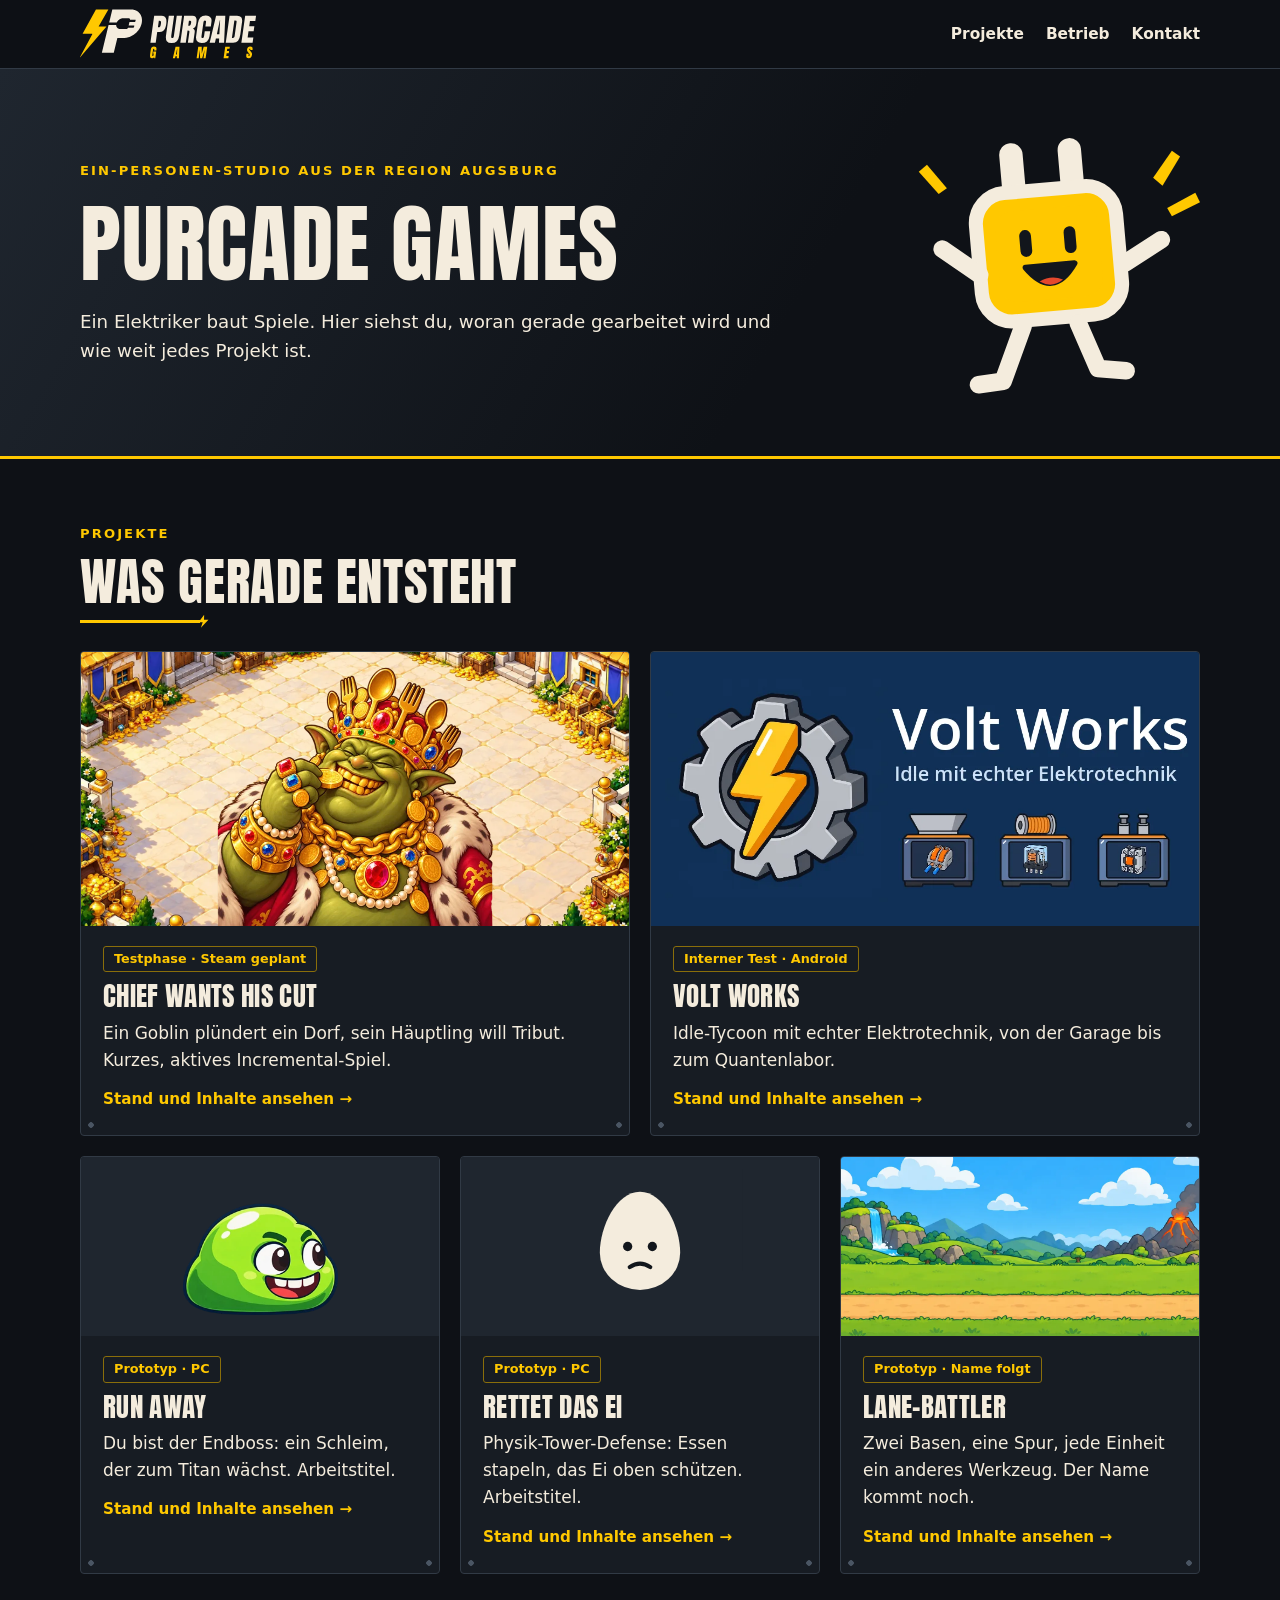
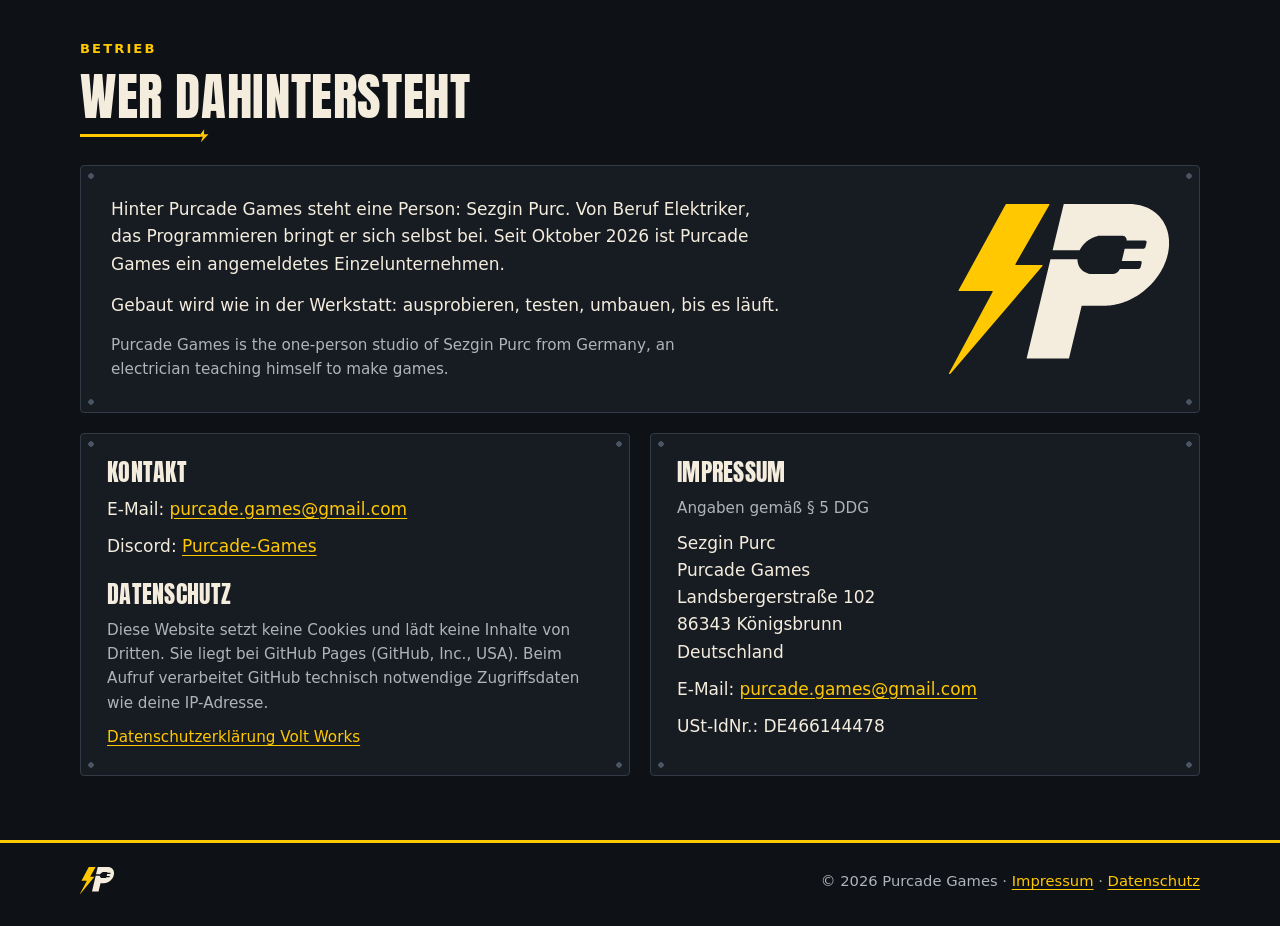
<file: index.html>
<!doctype html>
<html lang="de">
<head>
<meta charset="utf-8">
<meta name="viewport" content="width=device-width, initial-scale=1">
<title>Purcade Games</title>
<meta name="description" content="Purcade Games ist das Ein-Personen-Studio von Sezgin Purc: Projekte, Stand und Kontakt.">
<link rel="icon" href="img/favicon-48.png">
<link rel="stylesheet" href="style.css">
</head>
<body>
<header class="top"><div class="wrap bar">
  <a href="index.html" aria-label="Purcade Games, zur Startseite"><img src="img/logo-quer-dunkel.svg" alt="Purcade Games" width="176" height="55"></a>
  <nav aria-label="Hauptmenü"><a href="index.html#projekte">Projekte</a><a href="index.html#betrieb">Betrieb</a><a href="index.html#kontakt">Kontakt</a></nav>
</div></header>
<main>
<div class="hero"><div class="wrap">
  <div class="copy">
    <span class="eyebrow">Ein-Personen-Studio aus der Region Augsburg</span>
    <h1>Purcade Games</h1>
    <p class="lead">Ein Elektriker baut Spiele. Hier siehst du, woran gerade gearbeitet wird und wie weit jedes Projekt ist.</p>
  </div>
  <img class="fig" src="img/figur-dunkel.svg" alt="Das Maskottchen: ein fröhlicher gelber Stecker mit Armen und Beinen" width="300" height="275">
</div></div>

<section id="projekte"><div class="wrap">
  <div class="head"><span class="eyebrow">Projekte</span><h2>Was gerade entsteht</h2><div class="cable" aria-hidden="true"></div></div>
  <div class="grid">
<a class="plate game big" href="chief-wants-his-cut.html">
  <div class="pic chief contain"><img src="img/haeuptling-zufrieden.webp" alt="Der Goblin-Häuptling beißt zufrieden auf eine Goldmünze" loading="lazy"></div>
  <div class="txt"><span class="tag">Testphase · Steam geplant</span><h3>Chief Wants His Cut</h3><p>Ein Goblin plündert ein Dorf, sein Häuptling will Tribut. Kurzes, aktives Incremental-Spiel.</p><span class="go">Stand und Inhalte ansehen →</span></div>
</a>
<a class="plate game big" href="volt-works.html">
  <div class="pic "><img src="img/volt-works.webp" alt="Volt Works: Zahnrad mit Blitz und drei Maschinen" loading="lazy"></div>
  <div class="txt"><span class="tag">Interner Test · Android</span><h3>Volt Works</h3><p>Idle-Tycoon mit echter Elektrotechnik, von der Garage bis zum Quantenlabor.</p><span class="go">Stand und Inhalte ansehen →</span></div>
</a>
<a class="plate game" href="run-away.html">
  <div class="pic contain"><img src="img/schleim.webp" alt="Der grüne Schleim, die Hauptfigur von Run away" loading="lazy"></div>
  <div class="txt"><span class="tag">Prototyp · PC</span><h3>Run away</h3><p>Du bist der Endboss: ein Schleim, der zum Titan wächst. Arbeitstitel.</p><span class="go">Stand und Inhalte ansehen →</span></div>
</a>
<a class="plate game" href="rettet-das-ei.html">
  <div class="pic contain"><img src="img/ei.svg" alt="Ein gezeichnetes Ei mit Gesicht" loading="lazy"></div>
  <div class="txt"><span class="tag">Prototyp · PC</span><h3>Rettet das Ei</h3><p>Physik-Tower-Defense: Essen stapeln, das Ei oben schützen. Arbeitstitel.</p><span class="go">Stand und Inhalte ansehen →</span></div>
</a>
<a class="plate game" href="lane-battler.html">
  <div class="pic "><img src="img/schlachtfeld.webp" alt="Gezeichnetes Schlachtfeld mit Wiese, Weg und Vulkan" loading="lazy"></div>
  <div class="txt"><span class="tag">Prototyp · Name folgt</span><h3>Lane-Battler</h3><p>Zwei Basen, eine Spur, jede Einheit ein anderes Werkzeug. Der Name kommt noch.</p><span class="go">Stand und Inhalte ansehen →</span></div>
</a>
  </div>
</div></section>

<section id="betrieb"><div class="wrap">
  <div class="head"><span class="eyebrow">Betrieb</span><h2>Wer dahintersteht</h2><div class="cable" aria-hidden="true"></div></div>
  <div class="plate about">
    <div>
      <p>Hinter Purcade Games steht eine Person: Sezgin Purc. Von Beruf Elektriker, das Programmieren bringt er sich selbst bei. Seit Oktober 2026 ist Purcade Games ein angemeldetes Einzelunternehmen.</p>
      <p>Gebaut wird wie in der Werkstatt: ausprobieren, testen, umbauen, bis es läuft.</p>
      <p class="en" lang="en">Purcade Games is the one-person studio of Sezgin Purc from Germany, an electrician teaching himself to make games.</p>
    </div>
    <img src="img/zeichen-dunkel.svg" alt="" width="220" height="170">
  </div>
  <div class="info" id="kontakt">
    <div class="plate">
      <h3>Kontakt</h3>
      <p>E-Mail: <a href="mailto:purcade.games@gmail.com">purcade.games@gmail.com</a></p>
      <p>Discord: <a href="https://discord.gg/vRdHD9XjAU">Purcade-Games</a></p>
      <h3 id="datenschutz" style="margin-top:12px">Datenschutz</h3>
      <p class="fine">Diese Website setzt keine Cookies und lädt keine Inhalte von Dritten. Sie liegt bei GitHub Pages (GitHub, Inc., USA). Beim Aufruf verarbeitet GitHub technisch notwendige Zugriffsdaten wie deine IP-Adresse.</p>
      <p class="fine"><a href="https://saftkinn.github.io/voltworks-datenschutz/">Datenschutzerklärung Volt Works</a></p>
    </div>
    <div class="plate" id="impressum">
      <h3>Impressum</h3>
      <p class="fine">Angaben gemäß § 5 DDG</p>
      <p>Sezgin Purc<br>Purcade Games<br>Landsbergerstraße 102<br>86343 Königsbrunn<br>Deutschland</p>
      <p>E-Mail: <a href="mailto:purcade.games@gmail.com">purcade.games@gmail.com</a></p>
      <p>USt-IdNr.: DE466144478</p>
    </div>
  </div>
</div></section>
</main>
<footer><div class="wrap">
  <img src="img/zeichen-dunkel.svg" alt="" width="34" height="26">
  <span>© 2026 Purcade Games · <a href="index.html#impressum">Impressum</a> · <a href="index.html#datenschutz">Datenschutz</a></span>
</div></footer>
</body>
</html>
</file>
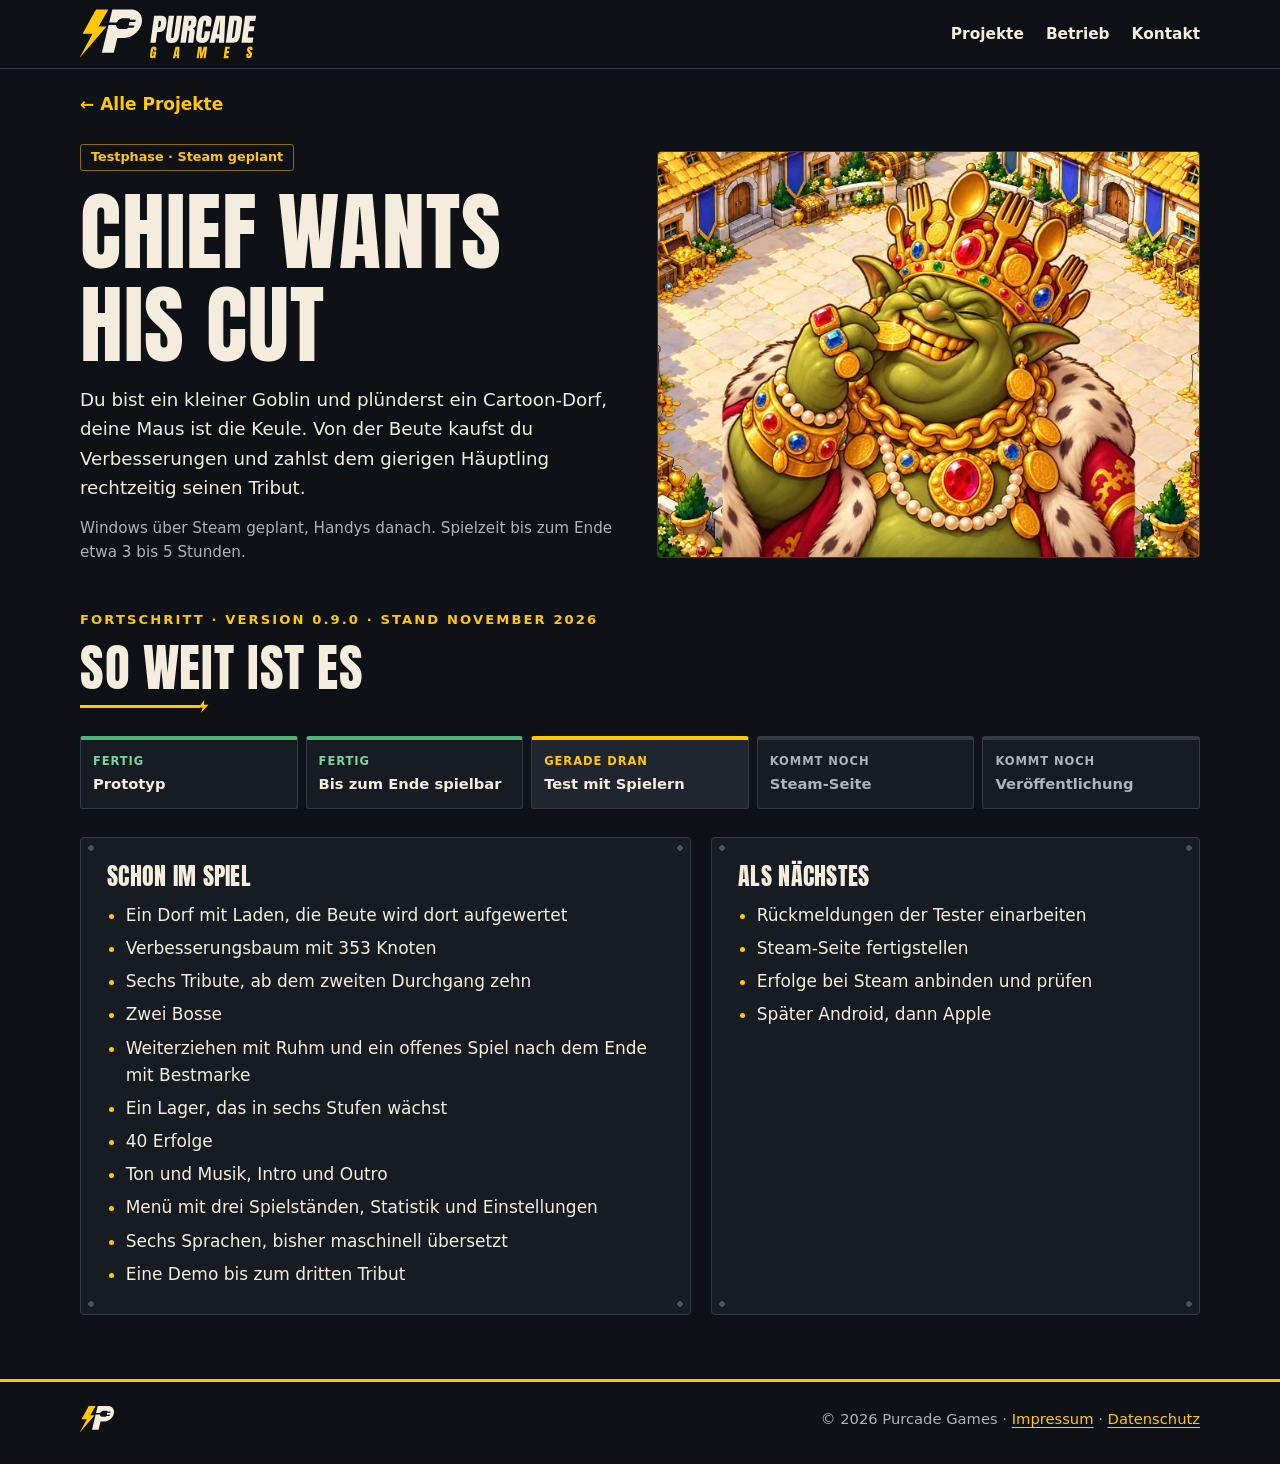
<file: chief-wants-his-cut.html>
<!doctype html>
<html lang="de">
<head>
<meta charset="utf-8">
<meta name="viewport" content="width=device-width, initial-scale=1">
<title>Chief Wants His Cut · Purcade Games</title>
<meta name="description" content="Ein Goblin plündert ein Dorf, sein Häuptling will Tribut. Kurzes, aktives Incremental-Spiel.">
<link rel="icon" href="img/favicon-48.png">
<link rel="stylesheet" href="style.css">
</head>
<body>
<header class="top"><div class="wrap bar">
  <a href="index.html" aria-label="Purcade Games, zur Startseite"><img src="img/logo-quer-dunkel.svg" alt="Purcade Games" width="176" height="55"></a>
  <nav aria-label="Hauptmenü"><a href="index.html#projekte">Projekte</a><a href="index.html#betrieb">Betrieb</a><a href="index.html#kontakt">Kontakt</a></nav>
</div></header>
<main>
<div class="wrap"><a class="back" href="index.html#projekte">← Alle Projekte</a>
<div class="top-game">
  <div class="copy"><span class="tag">Testphase · Steam geplant</span><h1>Chief Wants His Cut</h1><p class="lead">Du bist ein kleiner Goblin und plünderst ein Cartoon-Dorf, deine Maus ist die Keule. Von der Beute kaufst du Verbesserungen und zahlst dem gierigen Häuptling rechtzeitig seinen Tribut.</p><p class="fine">Windows über Steam geplant, Handys danach. Spielzeit bis zum Ende etwa 3 bis 5 Stunden.</p></div>
  <div class="pic chief contain"><img src="img/haeuptling-zufrieden.webp" alt="Der Goblin-Häuptling beißt zufrieden auf eine Goldmünze"></div>
</div></div>
<section style="padding-top:0"><div class="wrap">
  <div class="head"><span class="eyebrow">Fortschritt · Version 0.9.0 · Stand November 2026</span><h2>So weit ist es</h2><div class="cable" aria-hidden="true"></div></div>
  <ol class="steps"><li class="done"><small>Fertig</small>Prototyp</li><li class="done"><small>Fertig</small>Bis zum Ende spielbar</li><li class="now"><small>Gerade dran</small>Test mit Spielern</li><li class="next"><small>Kommt noch</small>Steam-Seite</li><li class="next"><small>Kommt noch</small>Veröffentlichung</li></ol>
</div></section>
<section style="padding-top:28px"><div class="wrap"><div class="cols">
  <div class="plate"><h3>Schon im Spiel</h3><ul><li>Ein Dorf mit Laden, die Beute wird dort aufgewertet</li><li>Verbesserungsbaum mit 353 Knoten</li><li>Sechs Tribute, ab dem zweiten Durchgang zehn</li><li>Zwei Bosse</li><li>Weiterziehen mit Ruhm und ein offenes Spiel nach dem Ende mit Bestmarke</li><li>Ein Lager, das in sechs Stufen wächst</li><li>40 Erfolge</li><li>Ton und Musik, Intro und Outro</li><li>Menü mit drei Spielständen, Statistik und Einstellungen</li><li>Sechs Sprachen, bisher maschinell übersetzt</li><li>Eine Demo bis zum dritten Tribut</li></ul></div>
  <div class="plate"><h3>Als Nächstes</h3><ul><li>Rückmeldungen der Tester einarbeiten</li><li>Steam-Seite fertigstellen</li><li>Erfolge bei Steam anbinden und prüfen</li><li>Später Android, dann Apple</li></ul></div>
</div></div></section>

</main>
<footer><div class="wrap">
  <img src="img/zeichen-dunkel.svg" alt="" width="34" height="26">
  <span>© 2026 Purcade Games · <a href="index.html#impressum">Impressum</a> · <a href="index.html#datenschutz">Datenschutz</a></span>
</div></footer>
</body>
</html>
</file>
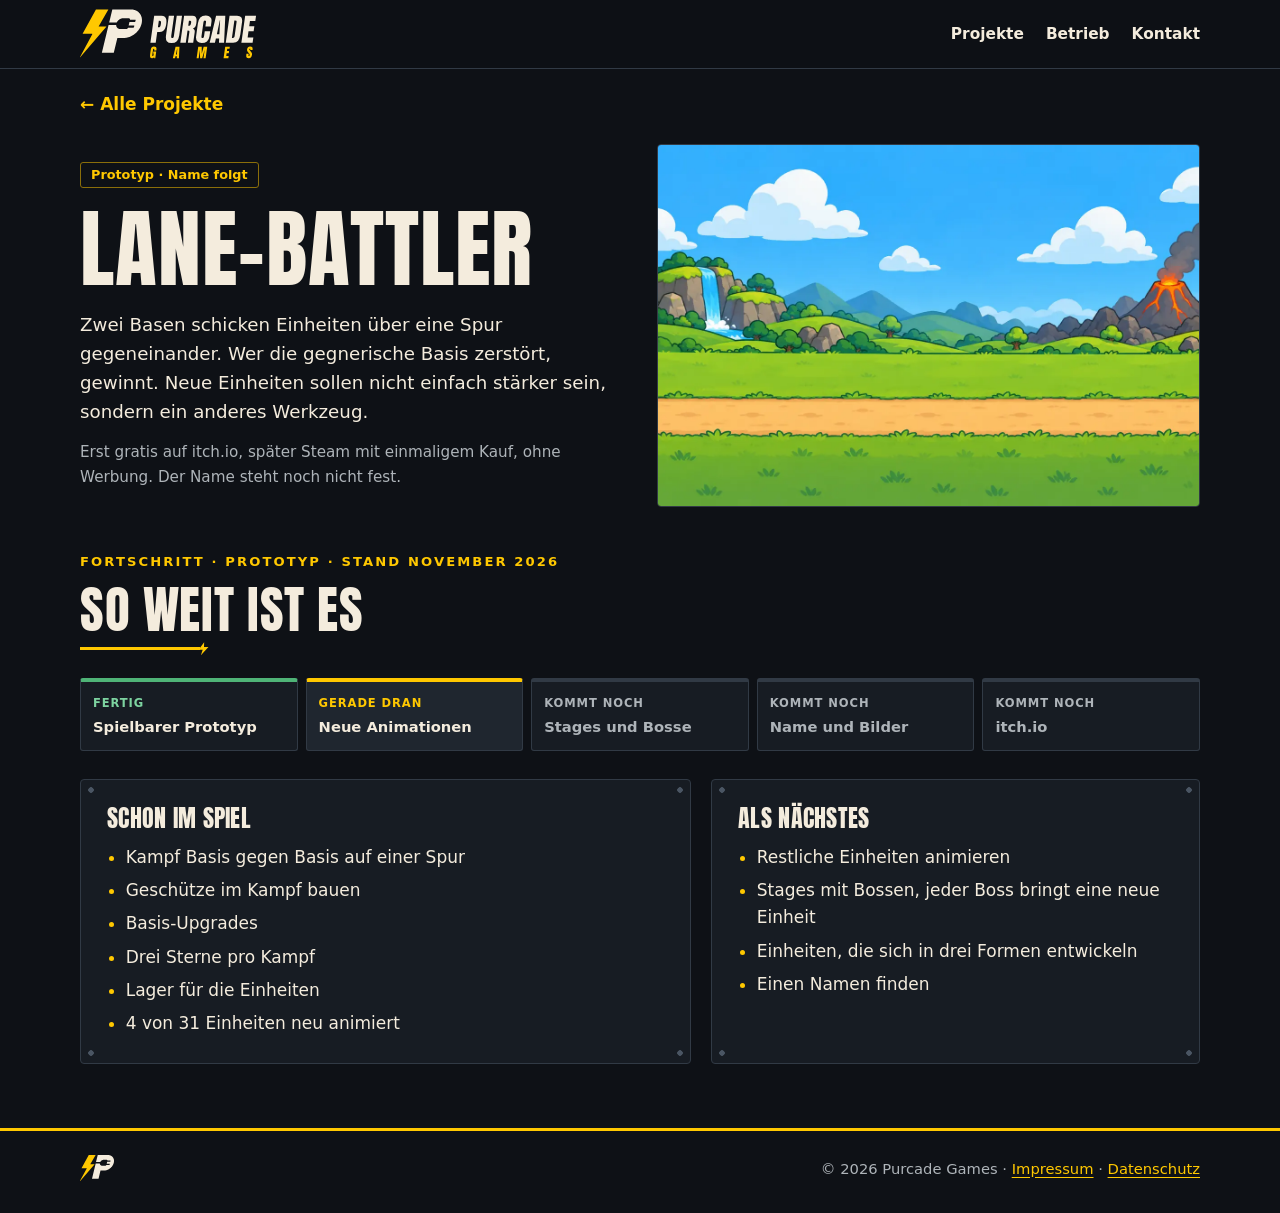
<file: lane-battler.html>
<!doctype html>
<html lang="de">
<head>
<meta charset="utf-8">
<meta name="viewport" content="width=device-width, initial-scale=1">
<title>Lane-Battler · Purcade Games</title>
<meta name="description" content="Zwei Basen, eine Spur, jede Einheit ein anderes Werkzeug. Der Name kommt noch.">
<link rel="icon" href="img/favicon-48.png">
<link rel="stylesheet" href="style.css">
</head>
<body>
<header class="top"><div class="wrap bar">
  <a href="index.html" aria-label="Purcade Games, zur Startseite"><img src="img/logo-quer-dunkel.svg" alt="Purcade Games" width="176" height="55"></a>
  <nav aria-label="Hauptmenü"><a href="index.html#projekte">Projekte</a><a href="index.html#betrieb">Betrieb</a><a href="index.html#kontakt">Kontakt</a></nav>
</div></header>
<main>
<div class="wrap"><a class="back" href="index.html#projekte">← Alle Projekte</a>
<div class="top-game">
  <div class="copy"><span class="tag">Prototyp · Name folgt</span><h1>Lane-Battler</h1><p class="lead">Zwei Basen schicken Einheiten über eine Spur gegeneinander. Wer die gegnerische Basis zerstört, gewinnt. Neue Einheiten sollen nicht einfach stärker sein, sondern ein anderes Werkzeug.</p><p class="fine">Erst gratis auf itch.io, später Steam mit einmaligem Kauf, ohne Werbung. Der Name steht noch nicht fest.</p></div>
  <div class="pic "><img src="img/schlachtfeld.webp" alt="Gezeichnetes Schlachtfeld mit Wiese, Weg und Vulkan"></div>
</div></div>
<section style="padding-top:0"><div class="wrap">
  <div class="head"><span class="eyebrow">Fortschritt · Prototyp · Stand November 2026</span><h2>So weit ist es</h2><div class="cable" aria-hidden="true"></div></div>
  <ol class="steps"><li class="done"><small>Fertig</small>Spielbarer Prototyp</li><li class="now"><small>Gerade dran</small>Neue Animationen</li><li class="next"><small>Kommt noch</small>Stages und Bosse</li><li class="next"><small>Kommt noch</small>Name und Bilder</li><li class="next"><small>Kommt noch</small>itch.io</li></ol>
</div></section>
<section style="padding-top:28px"><div class="wrap"><div class="cols">
  <div class="plate"><h3>Schon im Spiel</h3><ul><li>Kampf Basis gegen Basis auf einer Spur</li><li>Geschütze im Kampf bauen</li><li>Basis-Upgrades</li><li>Drei Sterne pro Kampf</li><li>Lager für die Einheiten</li><li>4 von 31 Einheiten neu animiert</li></ul></div>
  <div class="plate"><h3>Als Nächstes</h3><ul><li>Restliche Einheiten animieren</li><li>Stages mit Bossen, jeder Boss bringt eine neue Einheit</li><li>Einheiten, die sich in drei Formen entwickeln</li><li>Einen Namen finden</li></ul></div>
</div></div></section>

</main>
<footer><div class="wrap">
  <img src="img/zeichen-dunkel.svg" alt="" width="34" height="26">
  <span>© 2026 Purcade Games · <a href="index.html#impressum">Impressum</a> · <a href="index.html#datenschutz">Datenschutz</a></span>
</div></footer>
</body>
</html>
</file>
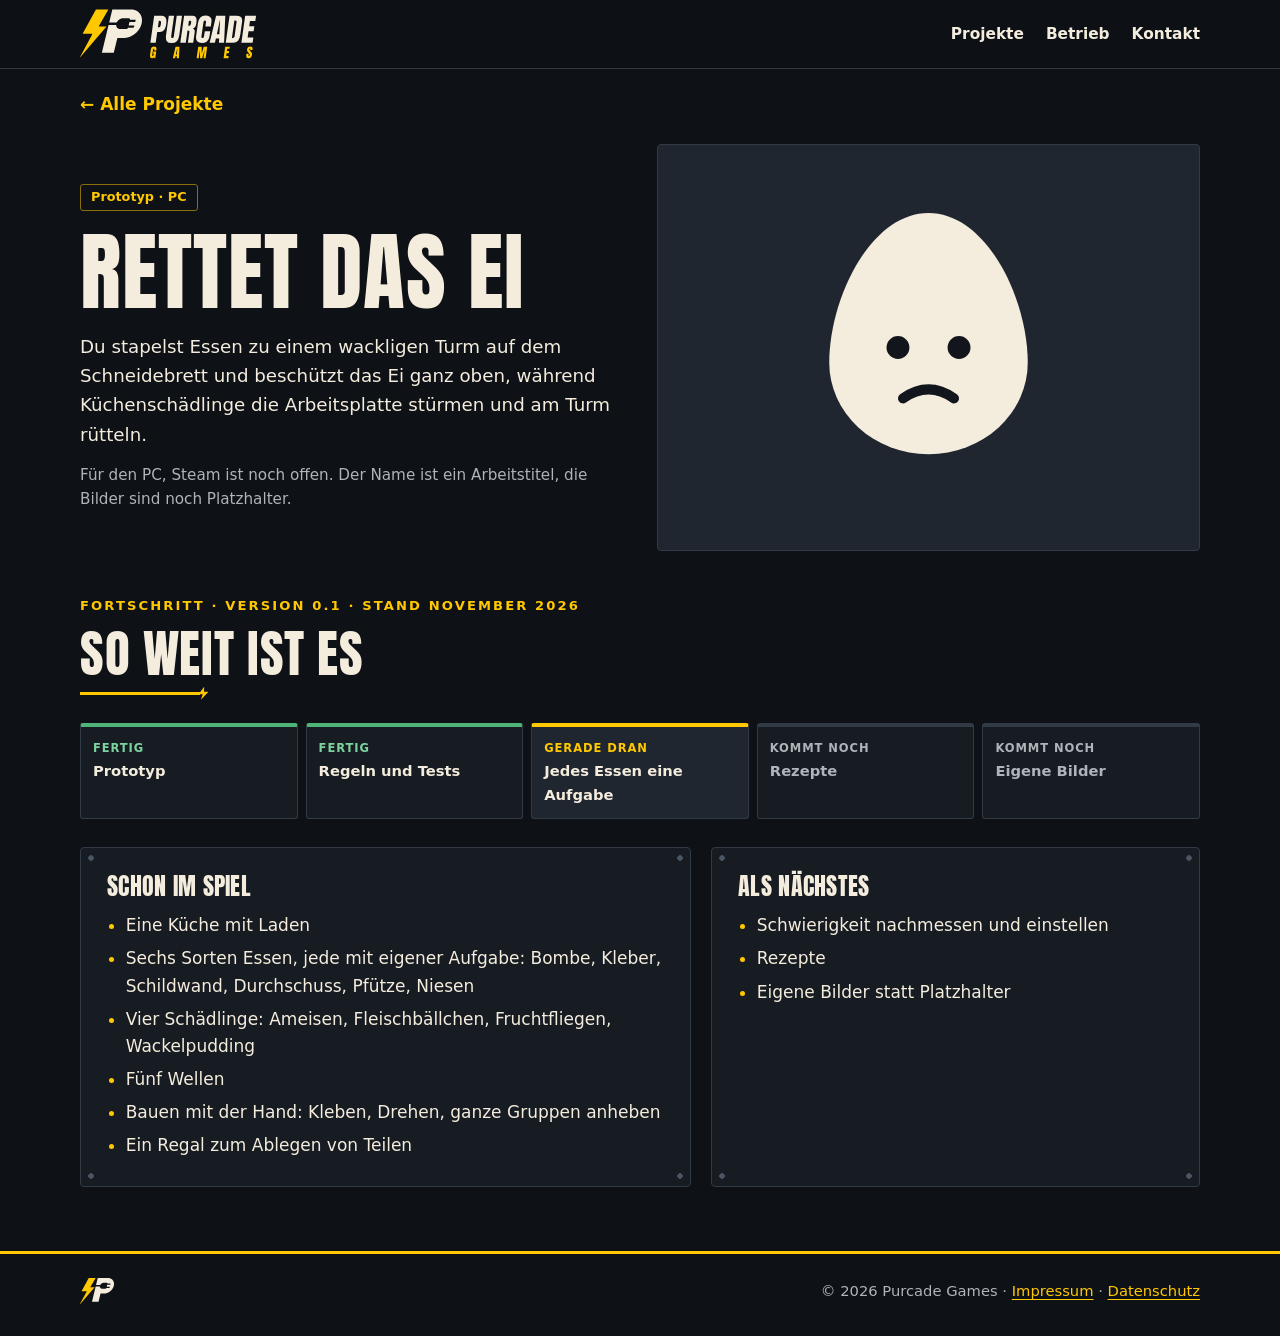
<file: rettet-das-ei.html>
<!doctype html>
<html lang="de">
<head>
<meta charset="utf-8">
<meta name="viewport" content="width=device-width, initial-scale=1">
<title>Rettet das Ei · Purcade Games</title>
<meta name="description" content="Physik-Tower-Defense: Essen stapeln, das Ei oben schützen. Arbeitstitel.">
<link rel="icon" href="img/favicon-48.png">
<link rel="stylesheet" href="style.css">
</head>
<body>
<header class="top"><div class="wrap bar">
  <a href="index.html" aria-label="Purcade Games, zur Startseite"><img src="img/logo-quer-dunkel.svg" alt="Purcade Games" width="176" height="55"></a>
  <nav aria-label="Hauptmenü"><a href="index.html#projekte">Projekte</a><a href="index.html#betrieb">Betrieb</a><a href="index.html#kontakt">Kontakt</a></nav>
</div></header>
<main>
<div class="wrap"><a class="back" href="index.html#projekte">← Alle Projekte</a>
<div class="top-game">
  <div class="copy"><span class="tag">Prototyp · PC</span><h1>Rettet das Ei</h1><p class="lead">Du stapelst Essen zu einem wackligen Turm auf dem Schneidebrett und beschützt das Ei ganz oben, während Küchenschädlinge die Arbeitsplatte stürmen und am Turm rütteln.</p><p class="fine">Für den PC, Steam ist noch offen. Der Name ist ein Arbeitstitel, die Bilder sind noch Platzhalter.</p></div>
  <div class="pic contain"><img src="img/ei.svg" alt="Ein gezeichnetes Ei mit Gesicht"></div>
</div></div>
<section style="padding-top:0"><div class="wrap">
  <div class="head"><span class="eyebrow">Fortschritt · Version 0.1 · Stand November 2026</span><h2>So weit ist es</h2><div class="cable" aria-hidden="true"></div></div>
  <ol class="steps"><li class="done"><small>Fertig</small>Prototyp</li><li class="done"><small>Fertig</small>Regeln und Tests</li><li class="now"><small>Gerade dran</small>Jedes Essen eine Aufgabe</li><li class="next"><small>Kommt noch</small>Rezepte</li><li class="next"><small>Kommt noch</small>Eigene Bilder</li></ol>
</div></section>
<section style="padding-top:28px"><div class="wrap"><div class="cols">
  <div class="plate"><h3>Schon im Spiel</h3><ul><li>Eine Küche mit Laden</li><li>Sechs Sorten Essen, jede mit eigener Aufgabe: Bombe, Kleber, Schildwand, Durchschuss, Pfütze, Niesen</li><li>Vier Schädlinge: Ameisen, Fleischbällchen, Fruchtfliegen, Wackelpudding</li><li>Fünf Wellen</li><li>Bauen mit der Hand: Kleben, Drehen, ganze Gruppen anheben</li><li>Ein Regal zum Ablegen von Teilen</li></ul></div>
  <div class="plate"><h3>Als Nächstes</h3><ul><li>Schwierigkeit nachmessen und einstellen</li><li>Rezepte</li><li>Eigene Bilder statt Platzhalter</li></ul></div>
</div></div></section>

</main>
<footer><div class="wrap">
  <img src="img/zeichen-dunkel.svg" alt="" width="34" height="26">
  <span>© 2026 Purcade Games · <a href="index.html#impressum">Impressum</a> · <a href="index.html#datenschutz">Datenschutz</a></span>
</div></footer>
</body>
</html>
</file>
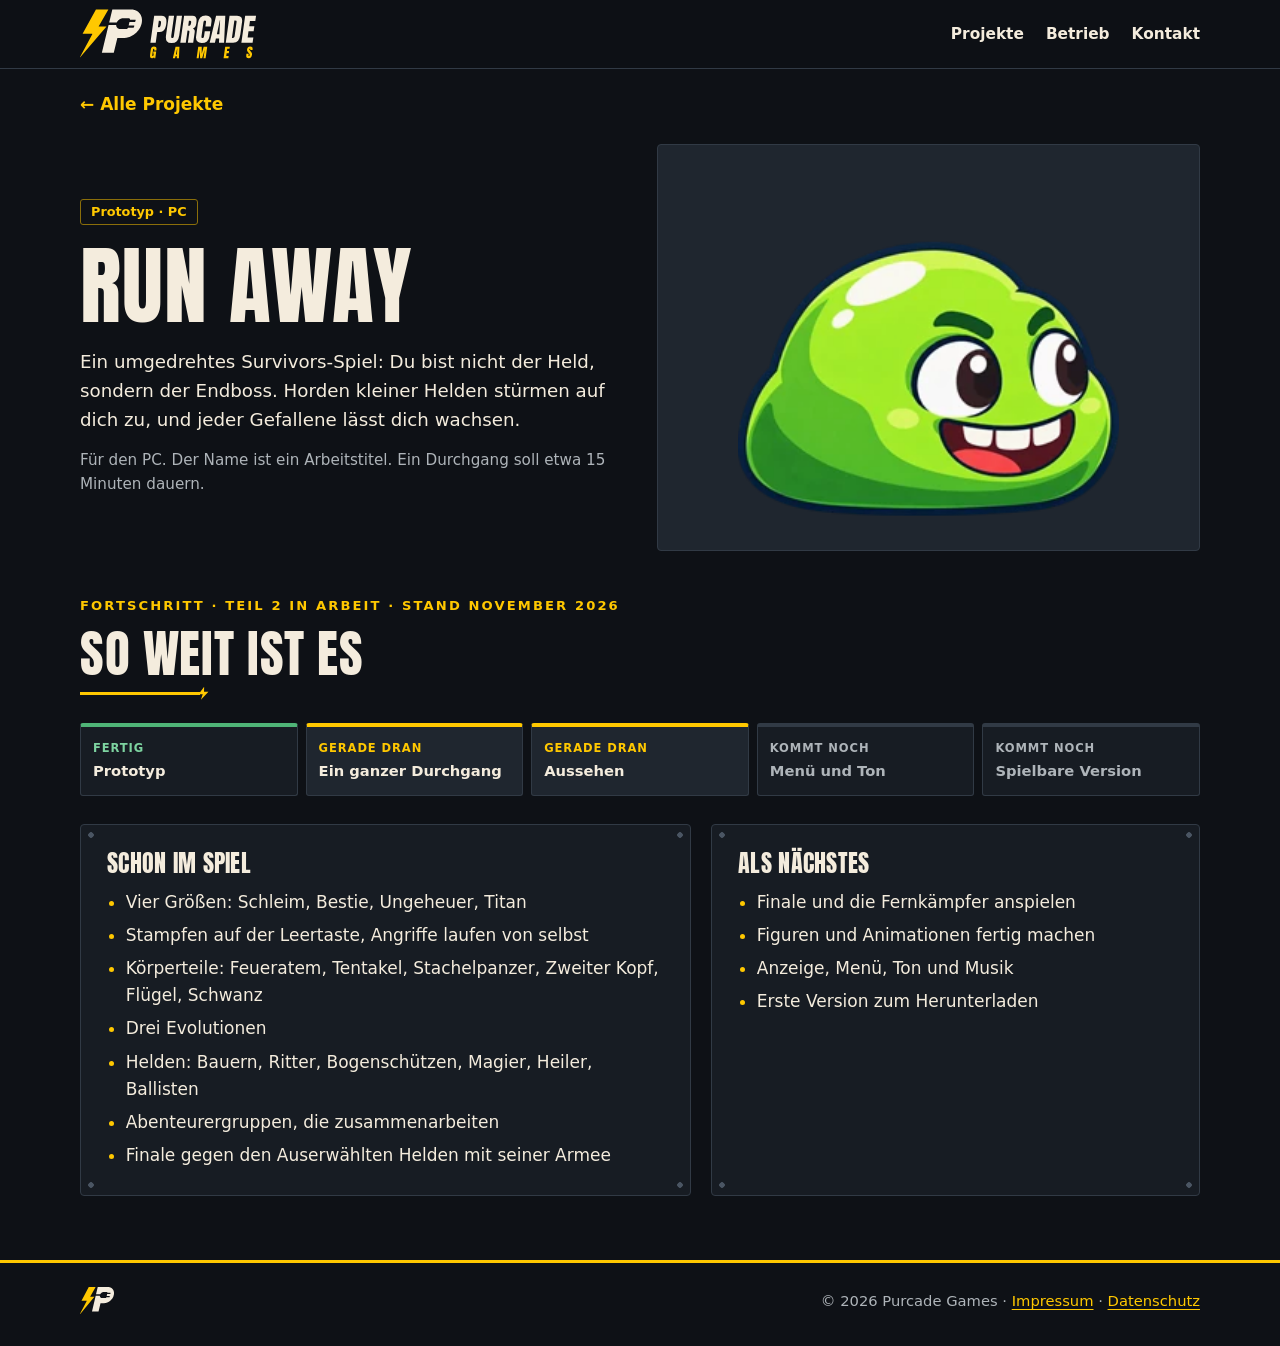
<file: run-away.html>
<!doctype html>
<html lang="de">
<head>
<meta charset="utf-8">
<meta name="viewport" content="width=device-width, initial-scale=1">
<title>Run away · Purcade Games</title>
<meta name="description" content="Du bist der Endboss: ein Schleim, der zum Titan wächst. Arbeitstitel.">
<link rel="icon" href="img/favicon-48.png">
<link rel="stylesheet" href="style.css">
</head>
<body>
<header class="top"><div class="wrap bar">
  <a href="index.html" aria-label="Purcade Games, zur Startseite"><img src="img/logo-quer-dunkel.svg" alt="Purcade Games" width="176" height="55"></a>
  <nav aria-label="Hauptmenü"><a href="index.html#projekte">Projekte</a><a href="index.html#betrieb">Betrieb</a><a href="index.html#kontakt">Kontakt</a></nav>
</div></header>
<main>
<div class="wrap"><a class="back" href="index.html#projekte">← Alle Projekte</a>
<div class="top-game">
  <div class="copy"><span class="tag">Prototyp · PC</span><h1>Run away</h1><p class="lead">Ein umgedrehtes Survivors-Spiel: Du bist nicht der Held, sondern der Endboss. Horden kleiner Helden stürmen auf dich zu, und jeder Gefallene lässt dich wachsen.</p><p class="fine">Für den PC. Der Name ist ein Arbeitstitel. Ein Durchgang soll etwa 15 Minuten dauern.</p></div>
  <div class="pic contain"><img src="img/schleim.webp" alt="Der grüne Schleim, die Hauptfigur von Run away"></div>
</div></div>
<section style="padding-top:0"><div class="wrap">
  <div class="head"><span class="eyebrow">Fortschritt · Teil 2 in Arbeit · Stand November 2026</span><h2>So weit ist es</h2><div class="cable" aria-hidden="true"></div></div>
  <ol class="steps"><li class="done"><small>Fertig</small>Prototyp</li><li class="now"><small>Gerade dran</small>Ein ganzer Durchgang</li><li class="now"><small>Gerade dran</small>Aussehen</li><li class="next"><small>Kommt noch</small>Menü und Ton</li><li class="next"><small>Kommt noch</small>Spielbare Version</li></ol>
</div></section>
<section style="padding-top:28px"><div class="wrap"><div class="cols">
  <div class="plate"><h3>Schon im Spiel</h3><ul><li>Vier Größen: Schleim, Bestie, Ungeheuer, Titan</li><li>Stampfen auf der Leertaste, Angriffe laufen von selbst</li><li>Körperteile: Feueratem, Tentakel, Stachelpanzer, Zweiter Kopf, Flügel, Schwanz</li><li>Drei Evolutionen</li><li>Helden: Bauern, Ritter, Bogenschützen, Magier, Heiler, Ballisten</li><li>Abenteurergruppen, die zusammenarbeiten</li><li>Finale gegen den Auserwählten Helden mit seiner Armee</li></ul></div>
  <div class="plate"><h3>Als Nächstes</h3><ul><li>Finale und die Fernkämpfer anspielen</li><li>Figuren und Animationen fertig machen</li><li>Anzeige, Menü, Ton und Musik</li><li>Erste Version zum Herunterladen</li></ul></div>
</div></div></section>

</main>
<footer><div class="wrap">
  <img src="img/zeichen-dunkel.svg" alt="" width="34" height="26">
  <span>© 2026 Purcade Games · <a href="index.html#impressum">Impressum</a> · <a href="index.html#datenschutz">Datenschutz</a></span>
</div></footer>
</body>
</html>
</file>
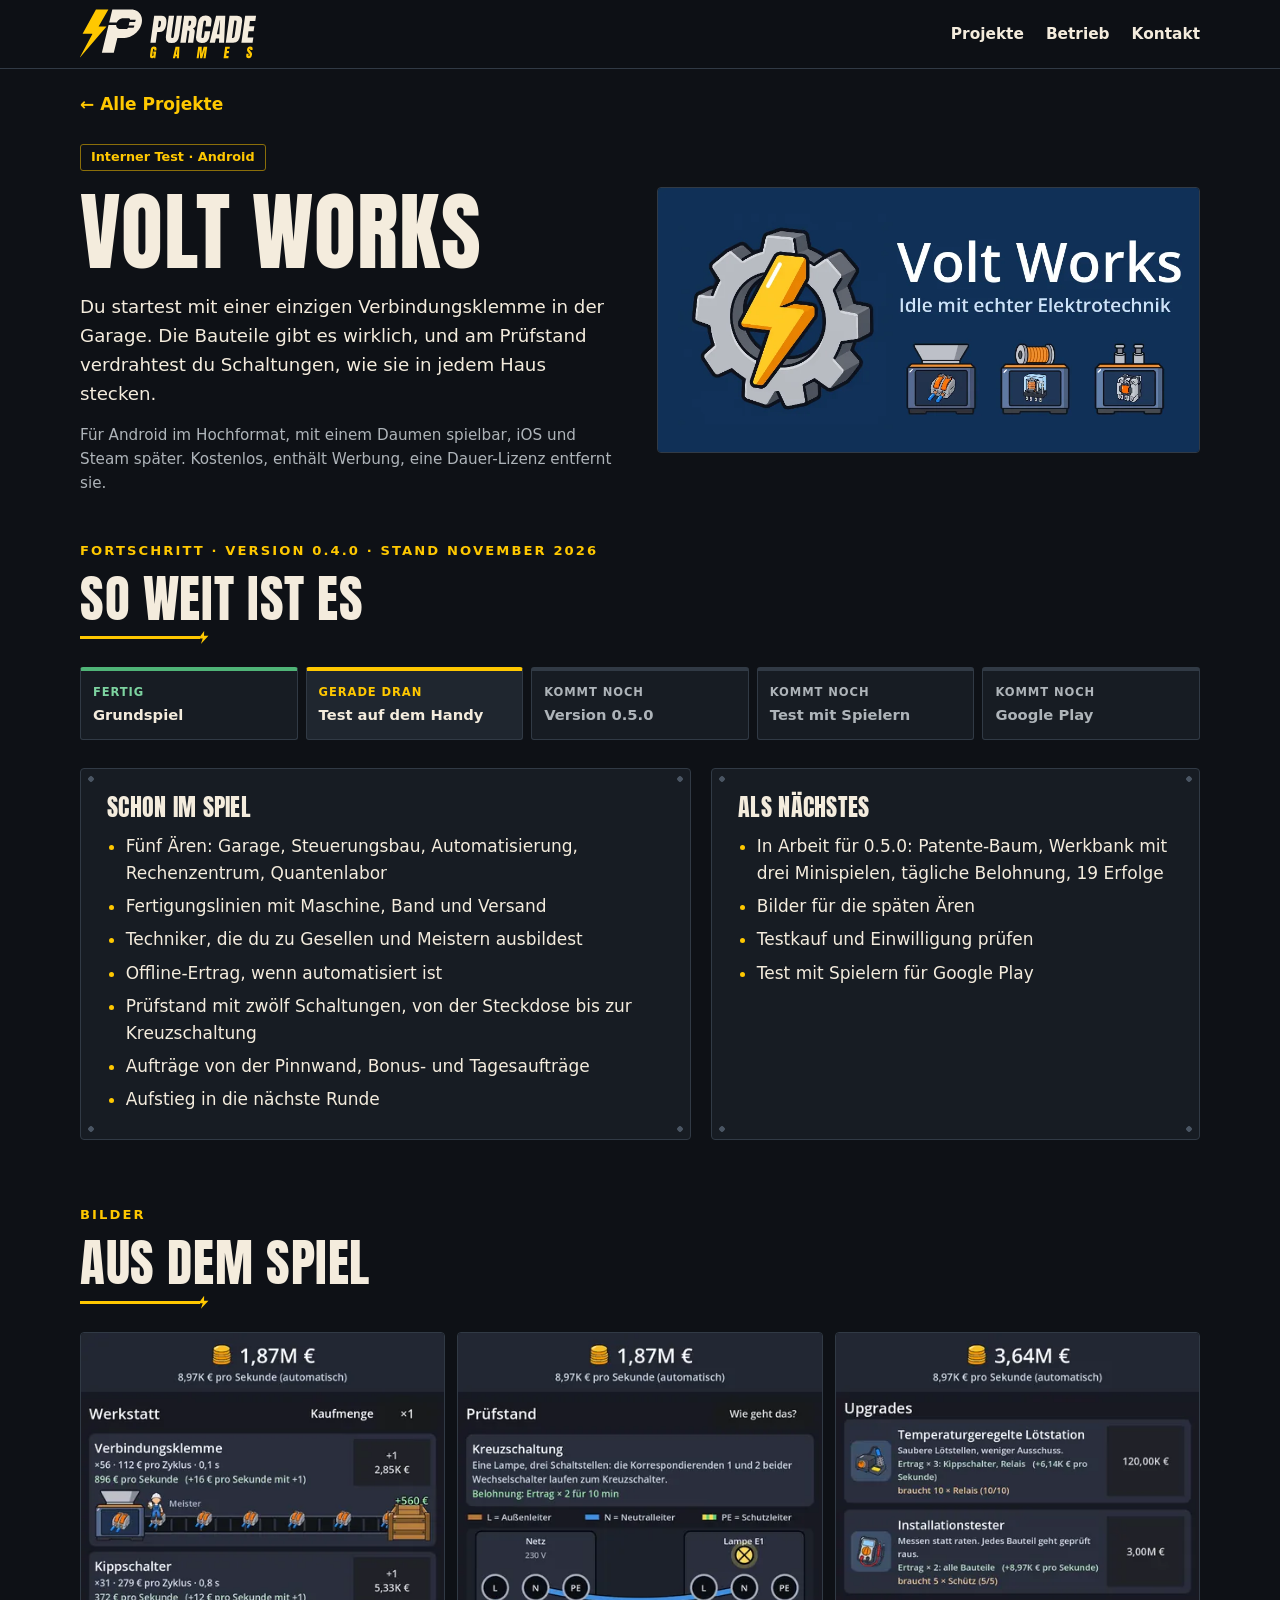
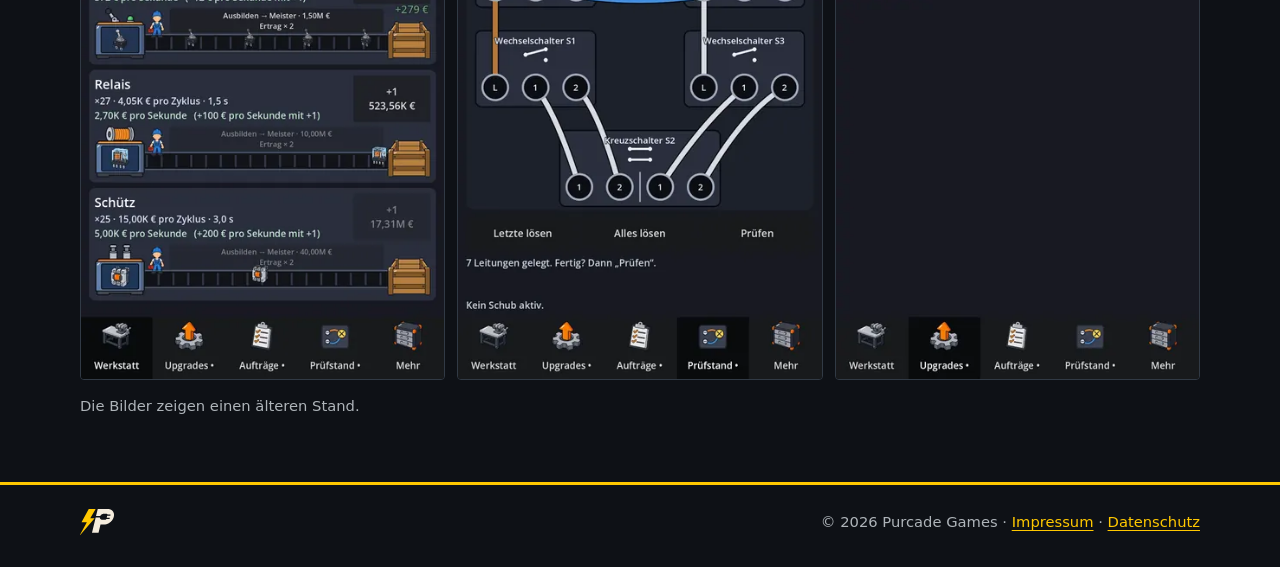
<file: volt-works.html>
<!doctype html>
<html lang="de">
<head>
<meta charset="utf-8">
<meta name="viewport" content="width=device-width, initial-scale=1">
<title>Volt Works · Purcade Games</title>
<meta name="description" content="Idle-Tycoon mit echter Elektrotechnik, von der Garage bis zum Quantenlabor.">
<link rel="icon" href="img/favicon-48.png">
<link rel="stylesheet" href="style.css">
</head>
<body>
<header class="top"><div class="wrap bar">
  <a href="index.html" aria-label="Purcade Games, zur Startseite"><img src="img/logo-quer-dunkel.svg" alt="Purcade Games" width="176" height="55"></a>
  <nav aria-label="Hauptmenü"><a href="index.html#projekte">Projekte</a><a href="index.html#betrieb">Betrieb</a><a href="index.html#kontakt">Kontakt</a></nav>
</div></header>
<main>
<div class="wrap"><a class="back" href="index.html#projekte">← Alle Projekte</a>
<div class="top-game">
  <div class="copy"><span class="tag">Interner Test · Android</span><h1>Volt Works</h1><p class="lead">Du startest mit einer einzigen Verbindungsklemme in der Garage. Die Bauteile gibt es wirklich, und am Prüfstand verdrahtest du Schaltungen, wie sie in jedem Haus stecken.</p><p class="fine">Für Android im Hochformat, mit einem Daumen spielbar, iOS und Steam später. Kostenlos, enthält Werbung, eine Dauer-Lizenz entfernt sie.</p></div>
  <div class="pic "><img src="img/volt-works.webp" alt="Volt Works: Zahnrad mit Blitz und drei Maschinen"></div>
</div></div>
<section style="padding-top:0"><div class="wrap">
  <div class="head"><span class="eyebrow">Fortschritt · Version 0.4.0 · Stand November 2026</span><h2>So weit ist es</h2><div class="cable" aria-hidden="true"></div></div>
  <ol class="steps"><li class="done"><small>Fertig</small>Grundspiel</li><li class="now"><small>Gerade dran</small>Test auf dem Handy</li><li class="next"><small>Kommt noch</small>Version 0.5.0</li><li class="next"><small>Kommt noch</small>Test mit Spielern</li><li class="next"><small>Kommt noch</small>Google Play</li></ol>
</div></section>
<section style="padding-top:28px"><div class="wrap"><div class="cols">
  <div class="plate"><h3>Schon im Spiel</h3><ul><li>Fünf Ären: Garage, Steuerungsbau, Automatisierung, Rechenzentrum, Quantenlabor</li><li>Fertigungslinien mit Maschine, Band und Versand</li><li>Techniker, die du zu Gesellen und Meistern ausbildest</li><li>Offline-Ertrag, wenn automatisiert ist</li><li>Prüfstand mit zwölf Schaltungen, von der Steckdose bis zur Kreuzschaltung</li><li>Aufträge von der Pinnwand, Bonus- und Tagesaufträge</li><li>Aufstieg in die nächste Runde</li></ul></div>
  <div class="plate"><h3>Als Nächstes</h3><ul><li>In Arbeit für 0.5.0: Patente-Baum, Werkbank mit drei Minispielen, tägliche Belohnung, 19 Erfolge</li><li>Bilder für die späten Ären</li><li>Testkauf und Einwilligung prüfen</li><li>Test mit Spielern für Google Play</li></ul></div>
</div></div></section>
<section><div class="wrap"><div class="head"><span class="eyebrow">Bilder</span><h2>Aus dem Spiel</h2><div class="cable" aria-hidden="true"></div></div>
<div class="shots"><img src="img/volt-1.webp" alt="Werkstatt mit Fertigungslinien" width="420" height="747" loading="lazy"><img src="img/volt-2.webp" alt="Prüfstand mit einer Kreuzschaltung" width="420" height="747" loading="lazy"><img src="img/volt-3.webp" alt="Liste der Upgrades" width="420" height="747" loading="lazy"></div>
<p class="note">Die Bilder zeigen einen älteren Stand.</p></div></section>
</main>
<footer><div class="wrap">
  <img src="img/zeichen-dunkel.svg" alt="" width="34" height="26">
  <span>© 2026 Purcade Games · <a href="index.html#impressum">Impressum</a> · <a href="index.html#datenschutz">Datenschutz</a></span>
</div></footer>
</body>
</html>
</file>
<file: style.css>
/* Werkstatt: Stahlplatten mit Nieten, gelbes Kabel als Trenner. */
@font-face { font-family: "Anton"; src: url("anton.ttf") format("truetype"); font-display: swap; }
:root {
  color-scheme: dark;
  --bg: #0E1116; --plate: #171C23; --plate2: #1F262F; --line: #313A45;
  --fg: #F4ECDD; --muted: #AEB4B9; --volt: #FFC800; --voltdim: #8A6E0A; --ink: #12161C;
  --display: "Anton", Impact, "Arial Narrow", sans-serif;
  --body: system-ui, "Segoe UI", Roboto, Arial, sans-serif;
}
* { box-sizing: border-box; }
html { scroll-behavior: smooth; scroll-padding-top: 84px; }
body { margin: 0; background: var(--bg); color: var(--fg); font: 17px/1.6 var(--body); }
img { display: block; max-width: 100%; height: auto; }
a { color: var(--volt); text-underline-offset: 3px; }
a:focus-visible { outline: 2px solid var(--volt); outline-offset: 3px; }
.wrap { max-width: 1160px; margin: 0 auto; padding-left: max(20px, env(safe-area-inset-left, 0px)); padding-right: max(20px, env(safe-area-inset-right, 0px)); }
h1, h2, h3, h4 { font-family: var(--display); font-weight: 400; line-height: 1.08; text-transform: uppercase; letter-spacing: .012em; margin: 0; text-wrap: balance; }
p { margin: 0; max-width: 62ch; }
header.top { position: sticky; top: 0; z-index: 20; background: rgba(14,17,22,.95); border-bottom: 1px solid var(--line); }
.bar { display: flex; align-items: center; justify-content: space-between; gap: 18px; min-height: 68px; }
.bar img { width: 176px; }
nav { display: flex; gap: 22px; font-weight: 600; font-size: .96rem; }
nav a { color: var(--fg); text-decoration: none; padding: 10px 0; }
nav a:hover { color: var(--volt); }
.eyebrow { color: var(--volt); font-size: .82rem; font-weight: 700; letter-spacing: .16em; text-transform: uppercase; }
.hero { border-bottom: 3px solid var(--volt); background: linear-gradient(120deg, var(--plate2), var(--bg) 62%); }
.hero .wrap { display: grid; grid-template-columns: minmax(0, 1fr) 300px; gap: 40px; align-items: center; padding-top: 56px; padding-bottom: 56px; }
.hero .copy { display: grid; gap: 16px; justify-items: start; }
h1 { font-size: clamp(2.9rem, 7vw, 5.4rem); }
.lead { font-size: 1.14rem; }
section { padding: 64px 0 0; }
.head { display: grid; gap: 10px; margin-bottom: 28px; }
h2 { font-size: clamp(2.1rem, 5vw, 3.2rem); }
.cable { height: 3px; width: 120px; background: var(--volt); position: relative; }
.cable::after { content: ""; position: absolute; right: -10px; top: -5px; width: 13px; height: 13px; clip-path: polygon(55% 0, 12% 58%, 44% 58%, 30% 100%, 88% 38%, 54% 38%); background: var(--volt); }
.plate { position: relative; background-color: var(--plate); border: 1px solid var(--line); border-radius: 4px;
  background-image: radial-gradient(circle at 10px 10px, #4A5563 2.5px, transparent 3px), radial-gradient(circle at calc(100% - 10px) 10px, #4A5563 2.5px, transparent 3px), radial-gradient(circle at 10px calc(100% - 10px), #4A5563 2.5px, transparent 3px), radial-gradient(circle at calc(100% - 10px) calc(100% - 10px), #4A5563 2.5px, transparent 3px); }
.grid { display: grid; grid-template-columns: repeat(6, minmax(0, 1fr)); gap: 20px; }
.game { display: flex; flex-direction: column; overflow: hidden; color: inherit; text-decoration: none; grid-column: span 2; transition: border-color .15s, transform .15s; }
.game.big { grid-column: span 3; }
.game:hover { border-color: var(--volt); transform: translateY(-2px); }
.pic { aspect-ratio: 2 / 1; background: var(--plate2); overflow: hidden; }
.pic img { width: 100%; height: 100%; object-fit: cover; }
.pic.contain img { object-fit: contain; padding: 12px; }
.pic.chief { background: url("img/dorf.webp") center / cover; }
.pic.chief img { padding: 12px 12px 0; object-position: bottom; }
.txt { padding: 20px 22px 24px; display: grid; gap: 9px; flex: 1; align-content: start; }
.game h3 { font-size: 1.7rem; }
.tag { justify-self: start; border: 1px solid var(--voltdim); color: var(--volt); font-size: .8rem; font-weight: 600; padding: 2px 10px; border-radius: 3px; }
.go { color: var(--volt); font-weight: 600; font-size: .95rem; margin-top: 4px; }
.about { display: grid; grid-template-columns: minmax(0, 1fr) 220px; gap: 30px; align-items: center; padding: 30px; }
.about div { display: grid; gap: 14px; }
.info { display: grid; grid-template-columns: repeat(2, minmax(0, 1fr)); gap: 20px; margin-top: 20px; }
.info .plate { padding: 26px; display: grid; gap: 10px; align-content: start; }
.info h3 { font-size: 1.5rem; }
.fine { font-size: .95rem; color: var(--muted); }
.en { color: var(--muted); font-size: .95rem; }
.back { display: inline-block; margin: 22px 0 0; font-weight: 600; text-decoration: none; }
.top-game { display: grid; grid-template-columns: minmax(0, 1fr) minmax(0, 1fr); gap: 34px; align-items: center; padding: 26px 0 44px; }
.top-game .copy { display: grid; gap: 14px; justify-items: start; }
.top-game .pic { aspect-ratio: 4 / 3; border: 1px solid var(--line); border-radius: 4px; }
.top-game .pic:not(.contain) { aspect-ratio: auto; }
.top-game .pic:not(.contain) img { display: block; height: auto; }
.steps { list-style: none; margin: 0; padding: 0; display: grid; grid-auto-flow: column; grid-auto-columns: minmax(0, 1fr); gap: 8px; }
.steps li { padding: 12px 12px 12px; background: var(--plate); border: 1px solid var(--line); border-top: 4px solid var(--line); border-radius: 3px; font-size: .92rem; font-weight: 600; color: var(--muted); }
.steps small { display: block; font-weight: 700; font-size: .72rem; letter-spacing: .08em; text-transform: uppercase; margin-bottom: 2px; }
.steps .done { border-top-color: #4FB477; color: var(--fg); } .steps .done small { color: #7DD3A0; }
.steps .now { border-top-color: var(--volt); color: var(--fg); background: var(--plate2); } .steps .now small { color: var(--volt); }
.cols { display: grid; grid-template-columns: minmax(0, 1.25fr) minmax(0, 1fr); gap: 20px; }
.cols .plate { padding: 26px; display: grid; gap: 12px; align-content: start; }
.cols h3 { font-size: 1.5rem; }
.cols ul { margin: 0; padding-left: 1.1em; display: grid; gap: 6px; }
.cols li::marker { color: var(--volt); }
.shots { display: grid; grid-template-columns: repeat(3, minmax(0, 1fr)); gap: 12px; margin-top: 20px; }
.shots img { border: 1px solid var(--line); border-radius: 4px; width: 100%; }
.note { color: var(--muted); font-size: .92rem; margin-top: 14px; }
footer { margin-top: 64px; border-top: 3px solid var(--volt); padding: 24px 0 32px; color: var(--muted); font-size: .92rem; }
footer .wrap { display: flex; flex-wrap: wrap; gap: 8px 22px; justify-content: space-between; align-items: center; }
footer img { width: 34px; }
@media (max-width: 860px) {
  .hero .wrap { grid-template-columns: minmax(0, 1fr); padding-top: 38px; padding-bottom: 38px; gap: 18px; }
  .hero img.fig { width: 170px; justify-self: center; }
  .grid, .info, .cols, .top-game { grid-template-columns: minmax(0, 1fr); }
  .game, .game.big { grid-column: auto; }
  .about { grid-template-columns: minmax(0, 1fr); padding: 26px; }
  .about img { width: 160px; justify-self: center; }
  .steps { grid-auto-flow: row; }
  nav { gap: 14px; font-size: .9rem; }
  .bar img { width: 138px; }
}
@media (prefers-reduced-motion: reduce) { html { scroll-behavior: auto; } .game { transition: none; } .game:hover { transform: none; } }
</file>
